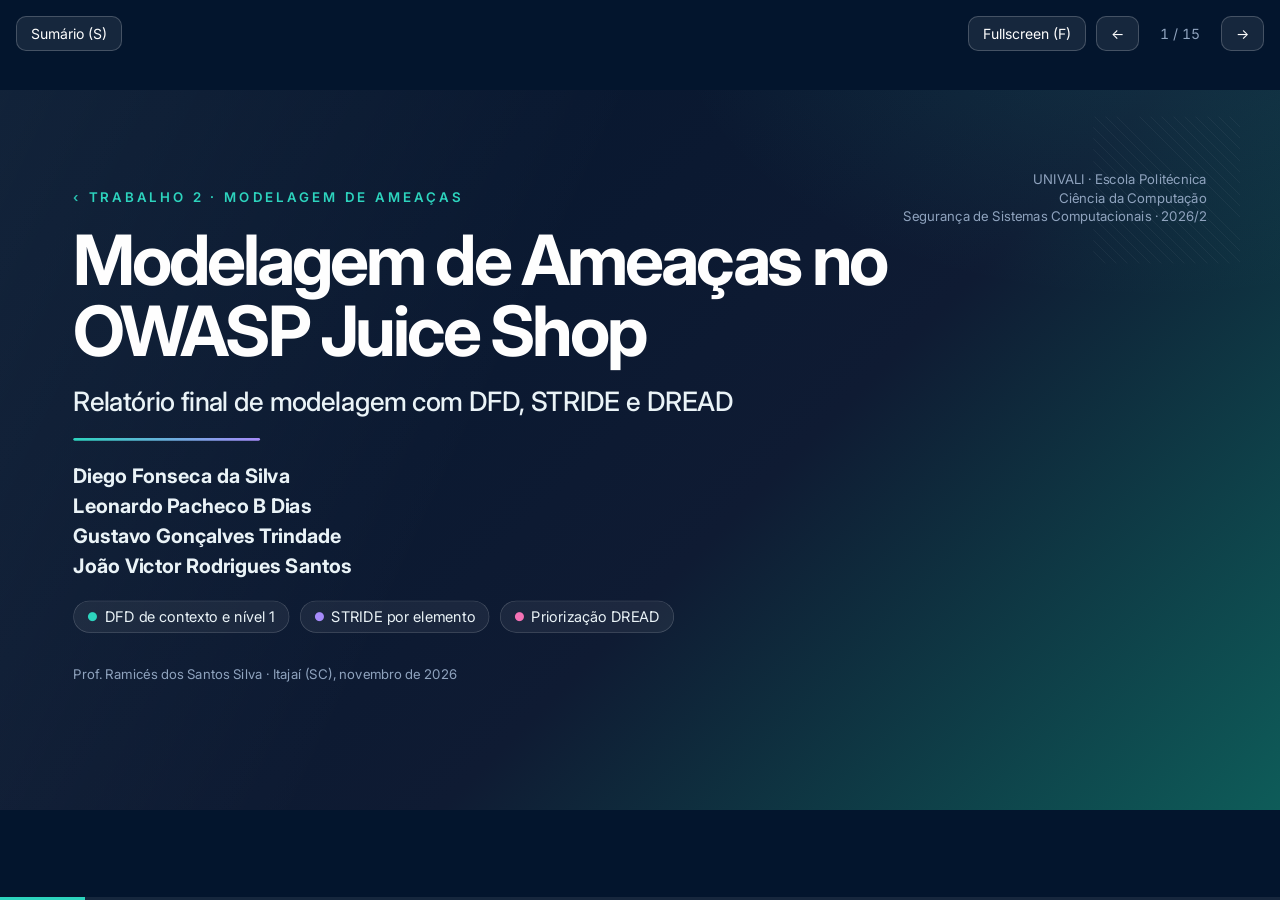
<file: index.html>
<!doctype html>
<html lang="pt-BR">
<head>
  <meta charset="utf-8">
  <meta name="viewport" content="width=device-width, initial-scale=1">
  <title>Modelagem de Ameaças — OWASP Juice Shop</title>
  <meta name="description" content="Apresentação do Trabalho 2 de Segurança de Sistemas Computacionais (UNIVALI, 2026/2): modelagem de ameaças do OWASP Juice Shop com DFD, STRIDE e DREAD.">
  <meta property="og:title" content="Modelagem de Ameaças — OWASP Juice Shop">
  <meta property="og:description" content="Trabalho 2 · DFD + STRIDE + DREAD · UNIVALI 2026/2.">
  <meta property="og:type" content="website">
  <meta property="og:url" content="https://diegof-d2fs.github.io/m2-seg-system-diegos/">
  <meta name="twitter:card" content="summary">
  <link rel="canonical" href="https://diegof-d2fs.github.io/m2-seg-system-diegos/">
  <link rel="icon" href="assets/logo.svg">
  <link rel="preconnect" href="https://fonts.googleapis.com">
  <link rel="preconnect" href="https://fonts.gstatic.com" crossorigin>
  <link rel="stylesheet" href="https://fonts.googleapis.com/css2?family=Inter:wght@400;500;600;700;800&display=swap">
  <link rel="stylesheet" href="css/styles.css?v=5">
  <script type="module" src="js/presenter.js?v=5"></script>
</head>
<body>
  <main class="slide-viewport" id="viewport"><div class="slide-stage" id="stage"></div></main>
  <div class="chrome" id="chrome">
    <button class="chrome-btn" id="btn-toc" aria-expanded="false" aria-controls="toc">Sumário (S)</button>
    <div class="chrome-right">
      <button class="chrome-btn" id="btn-fs">Fullscreen (F)</button>
      <button class="chrome-btn" id="btn-prev" aria-label="Slide anterior">←</button>
      <span class="chrome-counter" id="counter">1 / 1</span>
      <button class="chrome-btn" id="btn-next" aria-label="Próximo slide">→</button>
    </div>
  </div>
  <nav class="toc" id="toc" aria-label="Sumário dos slides" hidden></nav>
  <div class="progress" aria-hidden="true"><div class="progress-fill" id="progress"></div></div>
  <div class="sr-only" aria-live="polite" id="live"></div>
  <div class="lightbox" id="lightbox" role="dialog" aria-modal="true" aria-label="Imagem ampliada" hidden>
    <p class="lightbox-caption" id="lightbox-caption"></p>
    <button class="lightbox-close" id="lightbox-close" aria-label="Fechar imagem ampliada (Esc)">×</button>
    <div class="lightbox-frame" id="lightbox-frame"></div>
  </div>
  <noscript>Esta apresentação precisa de JavaScript para ser exibida.</noscript>
</body>
</html>
</file>
<file: css/styles.css>
/* ==========================================================================
   Sistema de slides estático — UNIVALI / Segurança de Sistemas / Trabalho 2
   Design system (tokens + classes) + estilos da cola. Sem build, sem framework.
   Medidas dentro do slide SEMPRE em px de 1920x1080.
   ========================================================================== */

:root {
  --apm-bg: #03152D;
  --apm-surface: #0A1324;
  --apm-surface-2: #0F1B33;
  --apm-fg: #FEFEFE;
  --apm-fg-2: #EAF3F7;
  --apm-muted: #8FA3BE;
  --apm-turquoise: #2DD4BE;
  --apm-turquoise-2: #41D7C3;
  --apm-orange: #F59D0A;
  --apm-violet: #A68BFA;
  --apm-pink: #F472B5;
  --apm-teal-dark: #0E5C59;
  --apm-border: rgba(255, 255, 255, .12);
  --apm-border-strong: rgba(255, 255, 255, .20);
  --apm-danger: #EF4444;
  --font: "Inter", system-ui, -apple-system, "Segoe UI", Roboto, sans-serif;
  --mono: "JetBrains Mono", ui-monospace, "SFMono-Regular", Consolas, monospace;
}

* { box-sizing: border-box; }

html, body {
  margin: 0;
  padding: 0;
  background: var(--apm-bg);
  color: var(--apm-fg);
  font-family: var(--font);
  -webkit-font-smoothing: antialiased;
}

.apm-text-turquoise { color: var(--apm-turquoise); }
.apm-text-orange { color: var(--apm-orange); }
.apm-text-violet { color: var(--apm-violet); }
.apm-text-pink { color: var(--apm-pink); }

/* ---------------------------------------------------------------- Palco --- */
.slide-viewport {
  position: fixed;
  inset: 0;
  overflow: hidden;
  background: var(--apm-bg);
}

.slide-stage {
  position: absolute;
  width: 1920px;
  height: 1080px;
  left: 50%;
  top: 50%;
  margin-left: -960px;
  margin-top: -540px;
  transform: scale(var(--scale, 1));
  transform-origin: center;
}

/* ------------------------------------------------------------- Conteúdo --- */
.slide-content {
  position: relative;
  width: 1920px;
  height: 1080px;
  overflow: hidden;
  background: linear-gradient(135deg, var(--apm-bg) 0%, var(--apm-surface-2) 58%, var(--apm-teal-dark) 100%);
  color: var(--apm-fg);
}

.slide-content::before {
  content: "";
  position: absolute;
  inset: 0;
  pointer-events: none;
  background:
    linear-gradient(115deg, rgba(255, 255, 255, .06), transparent 40%),
    radial-gradient(1200px 700px at 90% -10%, rgba(45, 212, 191, .12), transparent 60%);
}

.slide-content::after {
  content: "";
  position: absolute;
  top: 40px;
  right: 60px;
  width: 220px;
  height: 220px;
  pointer-events: none;
  opacity: .05;
  background: repeating-linear-gradient(45deg, rgba(255, 255, 255, .9) 0 1px, transparent 1px 12px);
}

.slide-frame {
  position: absolute;
  left: 60px;
  right: 60px;
  top: 60px;
  bottom: 190px;
  display: flex;
  flex-direction: column;
  min-height: 0;
}

.slide-body-area {
  flex: 1;
  margin-top: 28px;
  min-height: 0;
}

/* ------------------------------------------------------------ Tipografia -- */
.slide-title-lg { font-size: 104px; line-height: 1.02; letter-spacing: -.045em; font-weight: 700; margin: 0; }
.slide-title { font-size: 76px; line-height: 1.05; letter-spacing: -.03em; font-weight: 700; margin: 0; }
.slide-subtitle { font-size: 40px; line-height: 1.2; letter-spacing: -.015em; font-weight: 500; margin: 0; color: var(--apm-fg-2); }
.slide-body-lg { font-size: 34px; line-height: 1.32; }
.slide-body { font-size: 26px; line-height: 1.4; }
.slide-caption { font-size: 20px; line-height: 1.35; color: var(--apm-muted); }

.slide-kicker, .apm-eyebrow {
  font-size: 20px;
  line-height: 1.1;
  letter-spacing: .24em;
  text-transform: uppercase;
  font-weight: 600;
  color: var(--apm-turquoise);
}
.kicker-mark { opacity: .9; margin-right: 10px; }

.slide-underline {
  width: 96px;
  height: 5px;
  margin-top: 28px;
  background: var(--apm-turquoise);
  border-radius: 2px;
}

/* --------------------------------------------------------------- Rodapé --- */
.slide-footer {
  position: absolute;
  left: 60px;
  right: 60px;
  display: grid;
  grid-template-columns: 1fr auto 1fr;
  align-items: center;
  gap: 24px;
  padding-top: 18px;
  border-top: 2px solid rgba(255, 255, 255, .85);
}
.slide-footer-left { font-size: 18px; line-height: 1.15; color: rgba(255, 255, 255, .72); white-space: pre-line; }
.slide-footer-right { font-size: 18px; line-height: 1.15; color: rgba(255, 255, 255, .72); text-align: right; }
.slide-footer img { justify-self: center; display: block; }

/* ----------------------------------------------------------- Utilitários -- */
.apm-grid-2 { display: grid; grid-template-columns: repeat(2, 1fr); gap: 32px; }
.apm-grid-3 { display: grid; grid-template-columns: repeat(3, 1fr); gap: 28px; }
.apm-grid-4 { display: grid; grid-template-columns: repeat(4, 1fr); gap: 24px; }
.apm-stack { display: flex; flex-direction: column; gap: 32px; height: 100%; }
.apm-stack-26 { display: flex; flex-direction: column; gap: 26px; height: 100%; }
.apm-stack-44 { display: flex; flex-direction: column; gap: 44px; height: 100%; }

/* ---------------------------------------------------------------- Cards --- */
.apm-card {
  background: rgba(255, 255, 255, .045);
  border: 1px solid var(--apm-border);
  border-radius: 20px;
  padding: 32px 34px;
}
.apm-card-title { font-size: 28px; font-weight: 700; margin: 0 0 14px; color: var(--apm-fg); }

/* --------------------------------------------------------------- Bullets -- */
.apm-bullets { list-style: none; margin: 0; padding: 0; display: flex; flex-direction: column; gap: 14px; }
.apm-bullets li { display: flex; gap: 14px; color: var(--apm-fg-2); line-height: 1.35; }
.apm-bullets li > span:first-child { font-weight: 700; flex: none; }

.apm-numbered { list-style: none; margin: 0; padding: 0; display: flex; flex-direction: column; gap: 14px; counter-reset: n; }
.apm-numbered li { display: flex; gap: 16px; color: var(--apm-fg-2); line-height: 1.35; }
.apm-numbered li > .apm-num { font-variant-numeric: tabular-nums; font-weight: 700; min-width: 34px; flex: none; }

/* ----------------------------------------------------------------- Flow --- */
.apm-flow { display: flex; align-items: stretch; gap: 0; flex-wrap: nowrap; }
.apm-flow-step {
  background: rgba(255, 255, 255, .05);
  border: 1px solid var(--apm-border);
  border-radius: 16px;
  padding: 18px 22px;
  font-size: 26px;
  color: var(--apm-fg-2);
  display: flex;
  flex: 1 1 0;
  flex-direction: column;
  justify-content: center;
}
.apm-flow-step br { display: none; }
.apm-flow-arrow { font-size: 34px; align-self: center; margin: 0 14px; font-weight: 700; }

/* ------------------------------------------------------------ Highlight --- */
.apm-highlight {
  border-left: 4px solid var(--apm-turquoise);
  padding-left: 24px;
  font-size: 30px;
  line-height: 1.3;
  color: var(--apm-fg);
  margin: 0;
}

/* -------------------------------------------------------------- Metric ---- */
.apm-metric { display: flex; flex-direction: column; gap: 4px; }
.apm-metric-value { font-size: 40px; font-weight: 700; color: var(--apm-turquoise); font-variant-numeric: tabular-nums; }
.apm-metric-label { font-size: 18px; color: var(--apm-muted); }

/* ---------------------------------------------------------------- Chip ---- */
.apm-chip {
  display: inline-flex;
  align-items: center;
  gap: 10px;
  border-radius: 999px;
  border: 1px solid var(--apm-border-strong);
  background: rgba(255, 255, 255, .06);
  padding: 10px 20px;
  font-size: 22px;
  color: var(--apm-fg-2);
}
.apm-chip .dot { font-size: 18px; }

/* --------------------------------------------------------------- Table ---- */
.apm-table { width: 100%; border-collapse: collapse; }
.apm-table th {
  text-align: left;
  font-size: 18px;
  text-transform: uppercase;
  letter-spacing: .18em;
  color: var(--apm-turquoise);
  font-weight: 600;
  padding: 0 16px 12px 0;
}
.apm-table td { font-size: 24px; color: var(--apm-fg-2); padding: 14px 16px 14px 0; border-top: 1px solid var(--apm-border); vertical-align: top; }
.apm-table td:first-child, .apm-table th:first-child { padding-left: 0; }
.apm-table tbody td:first-child { font-weight: 700; color: var(--apm-fg); }

/* ------------------------------------------------------------- Tradeoff --- */
.apm-tradeoff { display: flex; align-items: center; gap: 18px; border: 1px solid var(--apm-border); border-radius: 14px; padding: 18px 22px; font-size: 26px; }
.apm-tradeoff .l { color: var(--apm-turquoise); font-weight: 600; }
.apm-tradeoff .x { color: var(--apm-muted); }
.apm-tradeoff .r { color: var(--apm-orange); font-weight: 600; }

/* --------------------------------------------------------------- Quote ---- */
.apm-quote { font-size: 34px; color: var(--apm-fg-2); line-height: 1.3; margin: 0; }
.apm-quote cite { display: block; margin-top: 12px; font-size: 18px; color: var(--apm-muted); font-style: normal; }

/* ---------------------------------------------------------- Placeholder --- */
.apm-placeholder { border: 2px dashed var(--apm-border-strong); border-radius: 16px; color: var(--apm-muted); display: flex; align-items: center; justify-content: center; padding: 32px; font-size: 24px; }

/* -------------------------------------------------------------- Source ---- */
.apm-source { font-size: 19px; color: var(--apm-muted); letter-spacing: .01em; margin: 16px 0 4px; }

/* ---------------------------------------------------------- Figura/box ---- */
.apm-figure { border: 1px solid var(--apm-border); border-radius: 18px; padding: 16px; display: flex; align-items: center; justify-content: center; overflow: hidden; }
.apm-figure-dark { background: rgba(255, 255, 255, .04); }
.apm-figure-light { background: #fff; }
.apm-figure img { max-width: 100%; max-height: 100%; display: block; border-radius: 10px; }
.apm-shot { box-shadow: 0 30px 60px rgba(0, 0, 0, .35); }
.apm-figcaption { font-size: 18px; color: var(--apm-muted); margin: 10px 2px 0; line-height: 1.3; }

/* ------------------------------------------------------- Evidência/código - */
.apm-evidence { background: var(--apm-surface); border: 1px solid var(--apm-border); border-radius: 16px; padding: 18px 20px; }
.apm-evidence-head { font-size: 19px; font-weight: 700; color: var(--apm-fg); margin-bottom: 10px; display: flex; align-items: center; gap: 10px; }
.apm-evidence-head .dot { font-size: 15px; }
.apm-evidence-body { font-family: var(--mono); font-size: 20px; line-height: 1.55; color: var(--apm-fg-2); margin: 0; white-space: pre-wrap; word-break: break-word; }
.apm-evidence-body .ev-k { color: var(--apm-muted); }
.apm-evidence-body .ev-v { color: var(--apm-turquoise-2); font-weight: 600; }

/* ------------------------------------------------------------- Gráficos --- */
.apm-chart { width: 100%; }
.apm-chart svg { display: block; }

/* ============================================================== CAPA ====== */
.capa-grad-bar { width: 280px; height: 4px; border-radius: 2px; background: linear-gradient(90deg, var(--apm-turquoise), var(--apm-violet)); }
.capa-names { white-space: pre-line; font-size: 30px; font-weight: 700; line-height: 1.5; color: var(--apm-fg-2); }
.capa-wrap { position: absolute; left: 110px; top: 150px; right: 110px; display: flex; flex-direction: column; gap: 30px; }
.capa-chips { display: flex; gap: 16px; flex-wrap: wrap; }
.capa-brand { position: absolute; right: 110px; top: 120px; text-align: right; font-size: 20px; color: var(--apm-muted); line-height: 1.4; }

/* ===================================================== Chrome / UI ======== */
.chrome {
  position: fixed;
  top: 16px;
  left: 16px;
  right: 16px;
  display: flex;
  justify-content: space-between;
  align-items: center;
  z-index: 50;
  transition: opacity .2s ease;
}
.chrome.is-hidden { opacity: 0; pointer-events: none; }
.chrome-right { display: flex; align-items: center; gap: 10px; }
.chrome-btn {
  padding: 8px 14px;
  border-radius: 10px;
  background: rgba(255, 255, 255, .08);
  border: 1px solid var(--apm-border-strong);
  font-size: 14px;
  color: var(--apm-fg);
  font-family: var(--font);
  cursor: pointer;
}
.chrome-btn:hover { background: rgba(255, 255, 255, .14); }
.chrome-btn:focus-visible { outline: 3px solid var(--apm-turquoise); outline-offset: 2px; }
.chrome-counter { font-size: 14px; color: var(--apm-muted); min-width: 62px; text-align: center; font-variant-numeric: tabular-nums; }

/* ---------------------------------------------------- Sumário lateral ----- */
.toc {
  position: fixed;
  left: 0;
  top: 0;
  width: 380px;
  height: 100%;
  background: var(--apm-surface);
  border-right: 1px solid var(--apm-border);
  padding: 68px 18px 24px;
  overflow-y: auto;
  z-index: 60;
}
.toc[hidden] { display: none; }
.toc-section { font-size: 11px; font-weight: 700; text-transform: uppercase; letter-spacing: .12em; color: var(--apm-muted); margin: 18px 6px 8px; }
.toc button {
  display: flex;
  gap: 10px;
  width: 100%;
  text-align: left;
  padding: 9px 12px;
  border-radius: 8px;
  background: transparent;
  border: 0;
  font-size: 14px;
  color: var(--apm-fg-2);
  font-family: var(--font);
  cursor: pointer;
}
.toc button:hover { background: rgba(255, 255, 255, .06); }
.toc button .num { font-variant-numeric: tabular-nums; opacity: .7; flex: none; }
.toc button[aria-current="true"] { background: rgba(45, 212, 190, .14); color: var(--apm-turquoise); }
.toc button:focus-visible { outline: 2px solid var(--apm-turquoise); outline-offset: 1px; }

/* ------------------------------------------------- "O que veremos" -------- */
.apm-journey-item {
  display: flex;
  align-items: center;
  gap: 22px;
  padding: 19px 26px;
  border-left: 4px solid var(--apm-turquoise);
  text-decoration: none;
  color: inherit;
  transition: background .16s ease, border-color .16s ease, transform .16s ease;
}
.apm-journey-item .j-num { font-size: 38px; font-weight: 800; font-variant-numeric: tabular-nums; flex: none; }
.apm-journey-item .j-label { font-size: 24px; font-weight: 700; color: var(--apm-fg); }
.apm-journey-item .j-sub { font-size: 18px; color: var(--apm-muted); }
.apm-card[href]:hover { background: rgba(255, 255, 255, .085); border-color: var(--apm-border-strong); transform: translateY(-2px); }
.apm-card[href]:focus-visible { outline: 3px solid var(--apm-turquoise); outline-offset: 4px; }

/* ------------------------------------------------------------ Progresso --- */
.progress { position: fixed; left: 0; bottom: 0; width: 100%; height: 3px; background: rgba(255, 255, 255, .08); z-index: 40; }
.progress-fill { height: 100%; width: 0; background: var(--apm-turquoise); transition: width .2s ease; }

.sr-only {
  position: absolute; width: 1px; height: 1px; padding: 0; margin: -1px;
  overflow: hidden; clip: rect(0, 0, 0, 0); white-space: nowrap; border: 0;
}

@media (prefers-reduced-motion: reduce) {
  .apm-journey-item, .progress-fill, .chrome { transition: none; }
  .apm-card[href]:hover { transform: none; }
}

/* ============================================================== COLA ====== */
.cola-body { background: var(--apm-bg); color: var(--apm-fg-2); font-family: var(--font); }
.cola-wrap { max-width: 980px; margin: 0 auto; padding: 48px 24px 120px; }
.cola-head { display: flex; flex-wrap: wrap; gap: 14px; align-items: center; justify-content: space-between; margin-bottom: 8px; }
.cola-head h1 { font-size: 34px; margin: 0; color: var(--apm-fg); letter-spacing: -.02em; }
.cola-actions { display: flex; gap: 10px; flex-wrap: wrap; }
.cola-btn {
  padding: 10px 16px; border-radius: 10px; background: rgba(255, 255, 255, .08);
  border: 1px solid var(--apm-border-strong); font-size: 15px; color: var(--apm-fg);
  font-family: var(--font); cursor: pointer; text-decoration: none; display: inline-block;
}
.cola-btn:hover { background: rgba(255, 255, 255, .14); }
.cola-btn[data-active="true"] { background: var(--apm-turquoise); color: #04121f; border-color: var(--apm-turquoise); }
.cola-intro { font-size: 18px; color: var(--apm-muted); line-height: 1.6; margin: 10px 0 28px; }

.cola-toc { columns: 2; column-gap: 40px; margin: 0 0 36px; padding: 20px 24px; background: var(--apm-surface); border: 1px solid var(--apm-border); border-radius: 14px; }
.cola-toc a { display: block; color: var(--apm-fg-2); text-decoration: none; font-size: 15px; padding: 5px 0; break-inside: avoid; }
.cola-toc a:hover { color: var(--apm-turquoise); }
.cola-toc a[data-hidden="true"] { text-decoration: line-through; opacity: .45; }
.cola-toc .apx { color: var(--apm-muted); }

.cola-section { margin: 0 0 30px; }
.cola-section h2 { font-size: 24px; color: var(--apm-turquoise); margin: 0 0 4px; }
.cola-meta { font-size: 15px; color: var(--apm-muted); margin: 0 0 12px; }
.cola-md { font-size: 17px; line-height: 1.65; }
.cola-md p { margin: 0 0 12px; }
.cola-md ul, .cola-md ol { margin: 0 0 12px; padding-left: 24px; }
.cola-md li { margin: 4px 0; }
.cola-md h3, .cola-md h4 { color: var(--apm-orange); font-size: 16px; text-transform: uppercase; letter-spacing: .08em; margin: 16px 0 8px; }
.cola-code { font-family: var(--mono); color: var(--apm-violet); background: var(--apm-surface-2); padding: 2px 6px; border-radius: 6px; font-size: .92em; }
.cola-md a { color: var(--apm-turquoise); }
.cola-section[data-hidden="true"] .cola-md { opacity: .5; }
.cola-section[data-hidden="true"] h2::after { content: " · oculto na rota curta"; font-size: 14px; color: var(--apm-muted); }
.cola-error { color: var(--apm-orange); font-size: 18px; padding: 24px; border: 1px solid var(--apm-border); border-radius: 12px; }

@media (max-width: 720px) { .cola-toc { columns: 1; } }

@media print {
  .cola-body { background: #fff; color: #000; }
  .cola-no-print { display: none !important; }
  .cola-md a { color: #000; text-decoration: none; }
  .cola-section { break-inside: avoid; }
  .cola-section h2 { color: #000; break-after: avoid; }
  .cola-section[data-hidden="true"] { display: none; }
  .cola-code { color: #000; background: #eee; }
}

/* ------------------------------------------------ Lightbox de imagens ----- */
.slide-body-area img, .slide-body-area .apm-chart svg { cursor: zoom-in; }
.lightbox {
  position: fixed;
  inset: 0;
  z-index: 1000;
  display: flex;
  align-items: center;
  justify-content: center;
  padding: 56px 24px 24px;
  background: rgba(2, 10, 24, .92);
  cursor: zoom-out;
}
.lightbox[hidden] { display: none; }
.lightbox-frame {
  width: min(96vw, 2400px);
  height: calc(100vh - 96px);
  display: flex;
  align-items: center;
  justify-content: center;
  border-radius: 14px;
  overflow: hidden;
  cursor: default;
}
.lightbox-frame.is-light { background: #fff; padding: 16px; }
.lightbox-frame img { width: 100%; height: 100%; object-fit: contain; display: block; }
.lightbox-frame svg { width: 100%; height: 100%; display: block; }
.lightbox-frame.is-chart { background: var(--apm-surface); padding: 32px; }
.lightbox-close {
  position: fixed;
  top: 12px;
  right: 16px;
  width: 48px;
  height: 48px;
  border-radius: 50%;
  border: 1px solid var(--apm-border-strong);
  background: rgba(255, 255, 255, .12);
  color: var(--apm-fg);
  font: 600 28px/1 var(--font);
  cursor: pointer;
}
.lightbox-close:hover { background: rgba(255, 255, 255, .22); }
.lightbox-close:focus-visible { outline: 3px solid var(--apm-turquoise); outline-offset: 2px; }
.lightbox-caption { position: fixed; left: 24px; top: 20px; right: 80px; color: var(--apm-muted); font-size: 15px; white-space: nowrap; overflow: hidden; text-overflow: ellipsis; }
</file>
